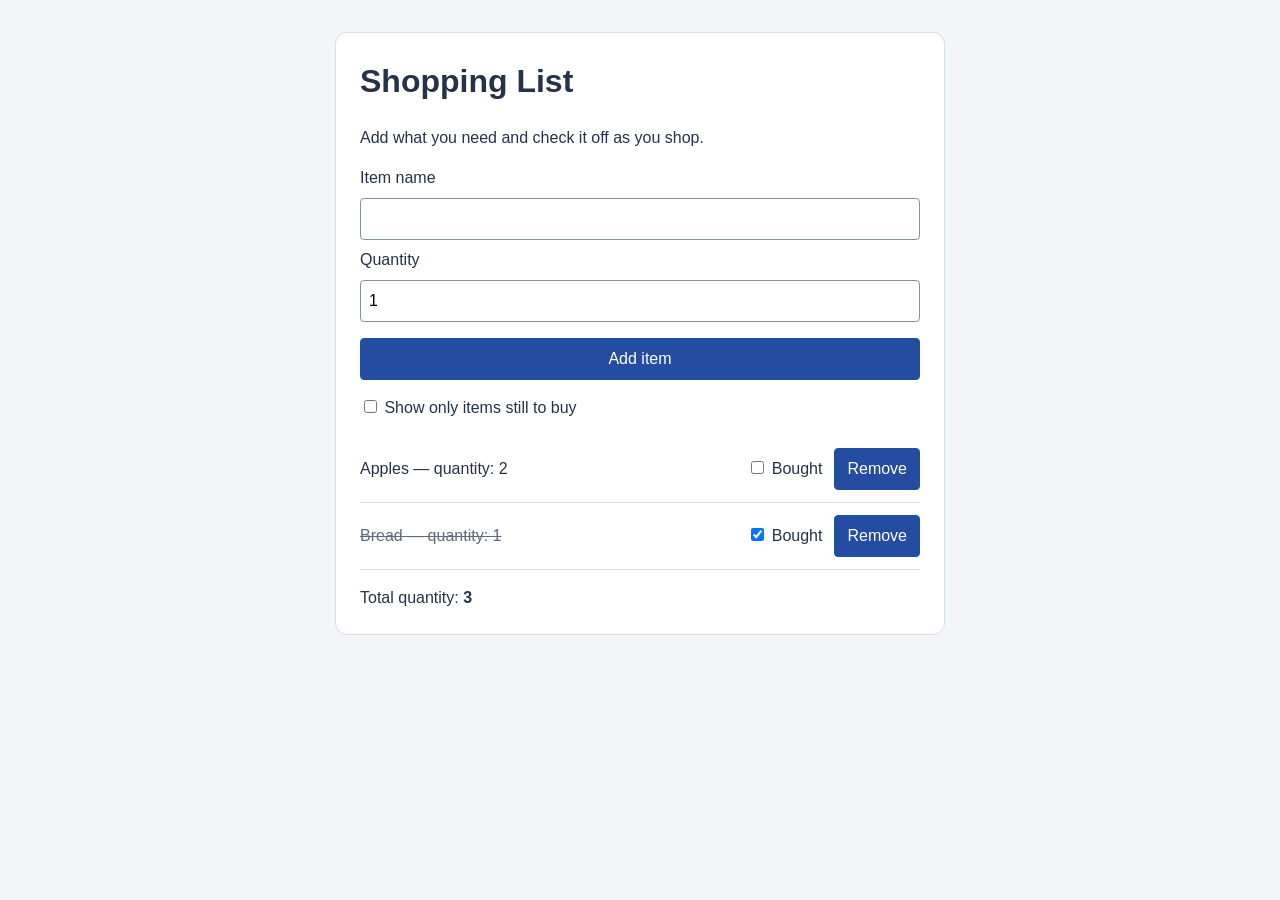
<file: session1/index.html>
<!DOCTYPE html>
<html lang="en">
  <head>
    <meta charset="UTF-8">
    <meta name="viewport" content="width=device-width, initial-scale=1">
    <title>Shopping List</title>
    <link rel="stylesheet" href="style.css">
    <script src="script.js" defer></script>
  </head>
  <body>
    <main>
      <h1>Shopping List</h1>
      <p>Add what you need and check it off as you shop.</p>

      <form id="item-form">
        <label for="item-name">Item name</label>
        <input id="item-name" type="text" required>

        <label for="item-quantity">Quantity</label>
        <input id="item-quantity" type="number" min="1" step="1" value="1" required>

        <button type="submit">Add item</button>
      </form>

      <p id="form-message" role="status"></p>

      <label class="filter">
        <input id="remaining-only" type="checkbox">
        Show only items still to buy
      </label>

      <ul id="shopping-list"></ul>
      
      <p id="empty-message" hidden>No items to show.</p>
      <p class="summary">Total quantity: <strong id="total-quantity">0</strong></p>
    </main>
  </body>
</html>
</file>
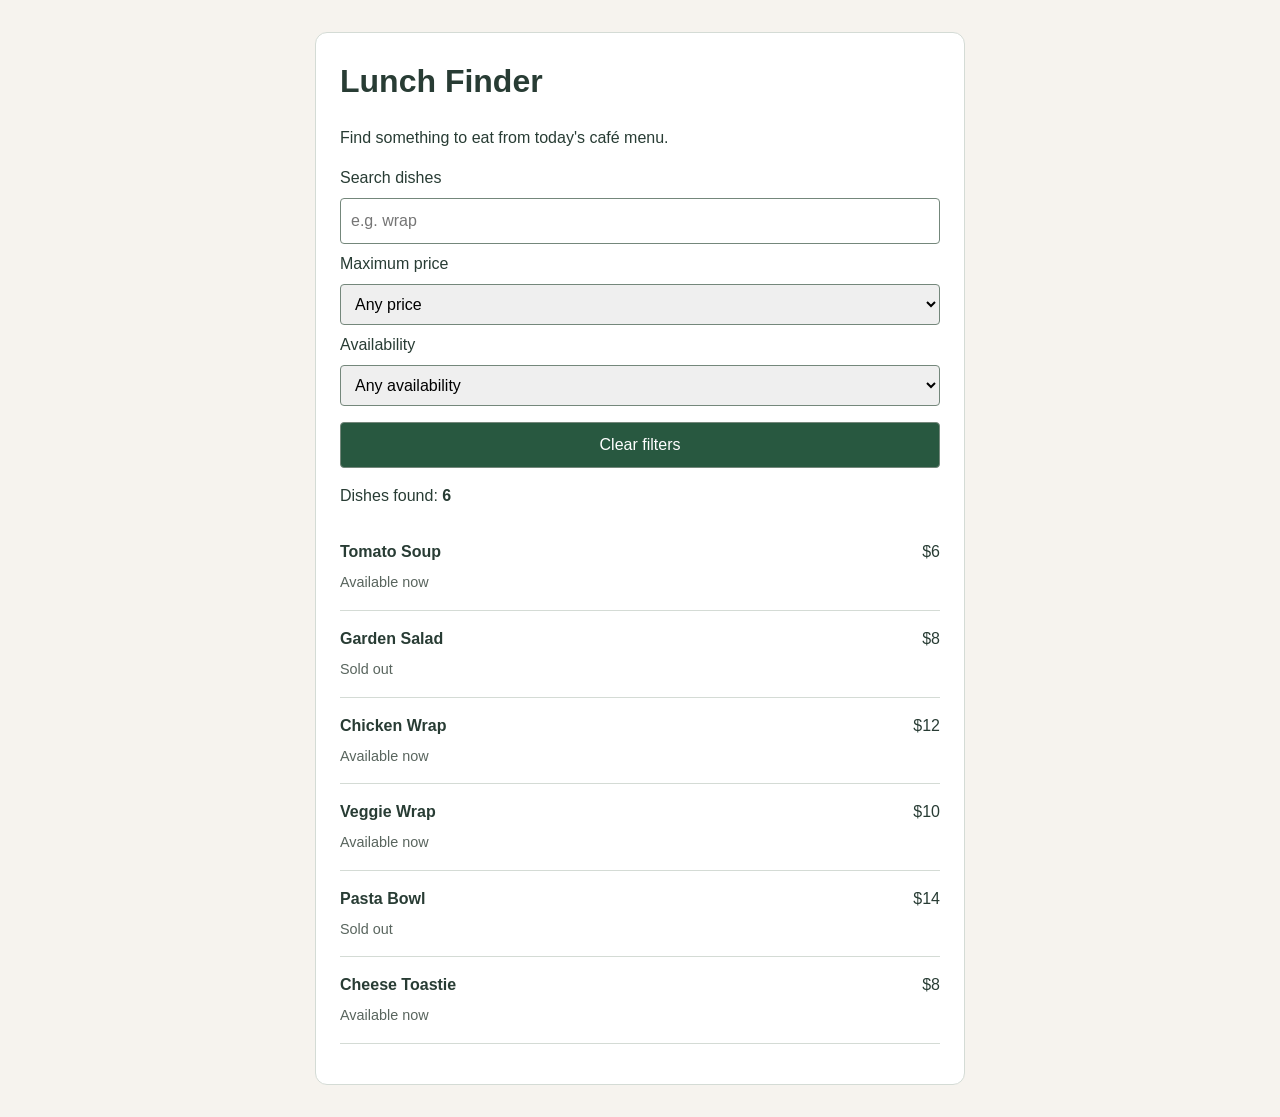
<file: session2/index.html>
<!DOCTYPE html>
<html lang="en">
  <head>
    <meta charset="UTF-8">
    <meta name="viewport" content="width=device-width, initial-scale=1">
    <title>Lunch Finder</title>
    <link rel="stylesheet" href="style.css">
    <script src="script.js" defer></script>
  </head>
  <body>
    <main>
      <h1>Lunch Finder</h1>
      <p>Find something to eat from today's café menu.</p>

      <div class="filters">
        <label for="search">Search dishes</label>
        <input id="search" type="search" placeholder="e.g. wrap" value="">

        <label for="max-price">Maximum price</label>
        <select id="max-price">
          <option value="all" selected>Any price</option>
          <option value="8">$8</option>
          <option value="10">$10</option>
          <option value="12">$12</option>
        </select>

        <label for="availability">Availability</label>
        <select id="availability">
          <option value="all" selected>Any availability</option>
          <option value="available">Available now</option>
        </select>

        <button id="clear-filters" type="button">Clear filters</button>
      </div>

      <p role="status">Dishes found: <strong id="result-count">0</strong></p>
      <ul id="menu-list"></ul>
      <p id="empty-message" hidden>No dishes match your filters.</p>
    </main>
  </body>
</html>
</file>
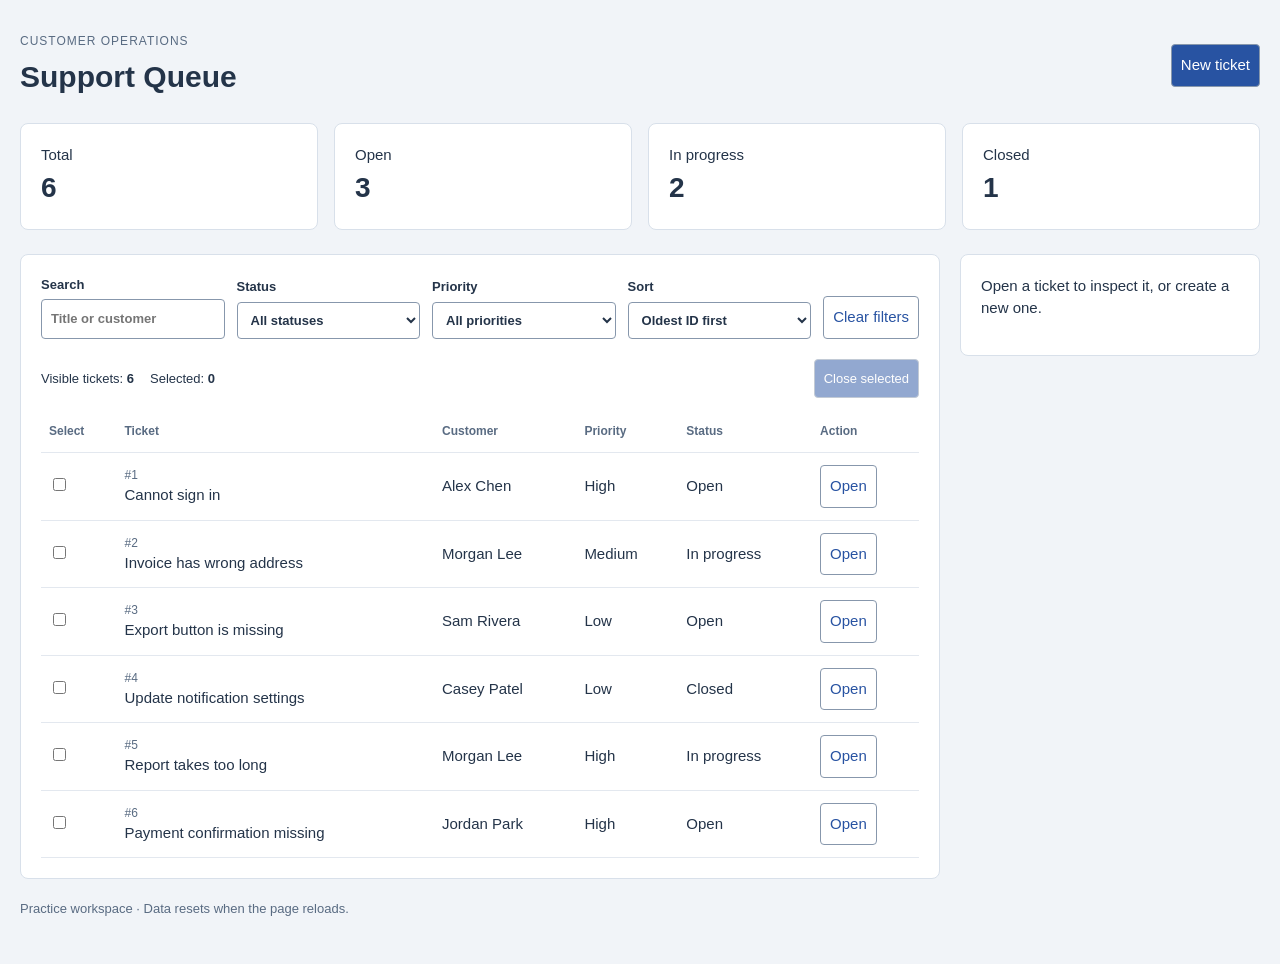
<file: session3/index.html>
<!DOCTYPE html>
<html lang="en">
<head>
  <meta charset="UTF-8">
  <meta name="viewport" content="width=device-width, initial-scale=1">
  <title>Support Queue</title>
  <link rel="stylesheet" href="style.css">
  <script src="js/data.js" defer></script>
  <script src="js/store.js" defer></script>
  <script src="js/view.js" defer></script>
  <script src="js/editor.js" defer></script>
  <script src="js/app.js" defer></script>
</head>
<body>
  <main>
    <header class="page-header">
      <div><p class="eyebrow">CUSTOMER OPERATIONS</p><h1>Support Queue</h1></div>
      <button id="new-ticket" type="button">New ticket</button>
    </header>

    <section class="metrics" aria-label="Queue totals">
      <div>Total<strong id="total-count">0</strong></div>
      <div>Open<strong id="open-count">0</strong></div>
      <div>In progress<strong id="progress-count">0</strong></div>
      <div>Closed<strong id="closed-count">0</strong></div>
    </section>

    <div class="workspace">
      <section class="panel" aria-label="Ticket queue">
        <div class="filters">
          <label>Search<input id="search" type="search" placeholder="Title or customer"></label>
          <label>Status<select id="status-filter"><option value="all">All statuses</option><option value="open">Open</option><option value="progress">In progress</option><option value="closed">Closed</option></select></label>
          <label>Priority<select id="priority-filter"><option value="all">All priorities</option><option value="high">High</option><option value="medium">Medium</option><option value="low">Low</option></select></label>
          <label>Sort<select id="sort"><option value="oldest">Oldest ID first</option><option value="newest">Newest ID first</option><option value="priority">Priority</option></select></label>
          <button id="clear-filters" class="secondary" type="button">Clear filters</button>
        </div>

        <div class="toolbar">
          <span>Visible tickets: <strong id="visible-count">0</strong></span>
          <span>Selected: <strong id="selected-count">0</strong></span>
          <button id="close-selected" type="button" disabled>Close selected</button>
        </div>
        <p id="app-message" role="status"></p>
        <div class="table-wrapper">
          <table>
            <thead><tr><th scope="col">Select</th><th scope="col">Ticket</th><th scope="col">Customer</th><th scope="col">Priority</th><th scope="col">Status</th><th scope="col">Action</th></tr></thead>
            <tbody id="ticket-rows"></tbody>
          </table>
        </div>
        <p id="empty-message" hidden>No tickets match your filters.</p>
      </section>

      <aside class="panel editor-panel" aria-label="Ticket editor">
        <p id="editor-placeholder">Open a ticket to inspect it, or create a new one.</p>
        <form id="ticket-form" hidden novalidate>
          <h2 id="editor-heading">Ticket</h2>
          <label for="edit-title">Title</label>
          <input id="edit-title" type="text" required>
          <label for="edit-customer">Customer</label>
          <input id="edit-customer" type="text" required>
          <label for="edit-priority">Priority</label>
          <select id="edit-priority"><option value="high">High</option><option value="medium">Medium</option><option value="low">Low</option></select>
          <label for="edit-status">Status</label>
          <select id="edit-status"><option value="open">Open</option><option value="progress">In progress</option><option value="closed">Closed</option></select>
          <p id="editor-message" role="alert"></p>
          <div class="editor-actions"><button type="submit">Save</button><button id="cancel-edit" class="secondary" type="button">Cancel</button></div>
        </form>
      </aside>
    </div>
    <p class="footnote">Practice workspace · Data resets when the page reloads.</p>
  </main>
</body>
</html>
</file>
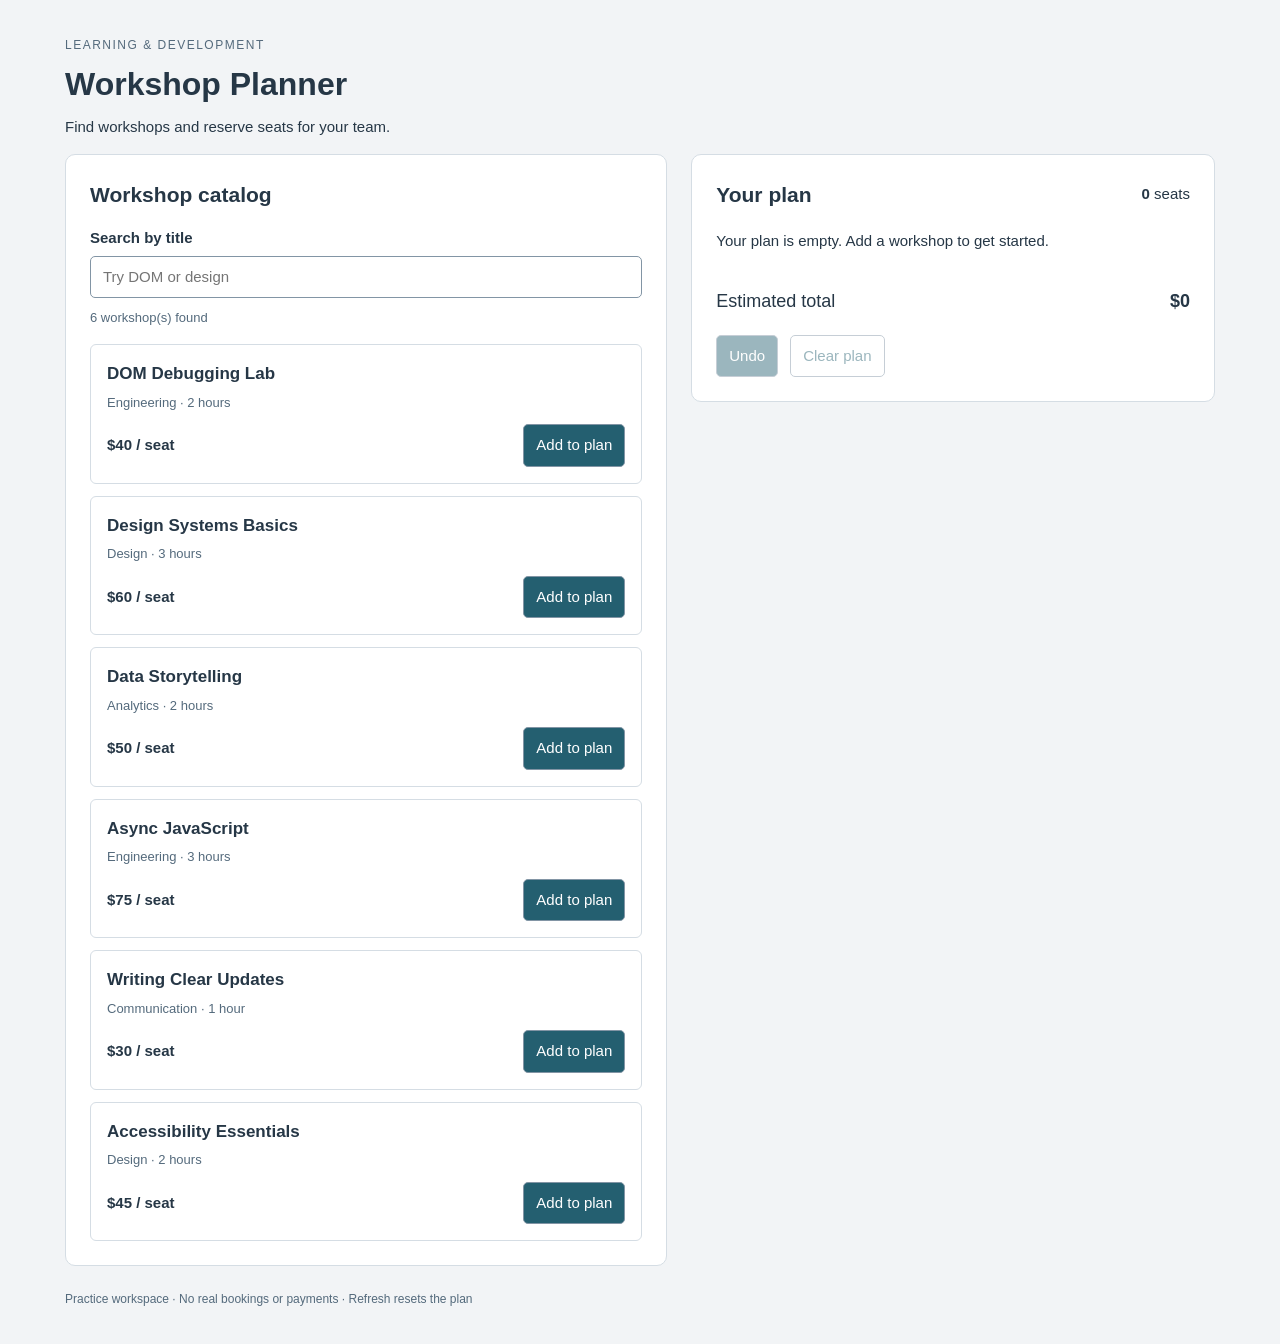
<file: session4/index.html>
<!DOCTYPE html>
<html lang="en">
<head>
  <meta charset="UTF-8">
  <meta name="viewport" content="width=device-width, initial-scale=1">
  <title>Workshop Planner</title>
  <link rel="stylesheet" href="style.css">
  <script type="module" src="src/main.js"></script>
</head>
<body>
  <main>
    <header><p class="eyebrow">LEARNING & DEVELOPMENT</p><h1>Workshop Planner</h1><p>Find workshops and reserve seats for your team.</p></header>
    <div class="workspace">
      <section class="panel" aria-labelledby="catalog-heading">
        <h2 id="catalog-heading">Workshop catalog</h2>
        <label for="search">Search by title</label>
        <input id="search" type="search" placeholder="Try DOM or design" autocomplete="off">
        <p id="search-status" role="status"></p>
        <div id="catalog" class="catalog"></div>
        <p id="catalog-empty" hidden>No workshops match your search.</p>
      </section>
      <section class="panel" aria-labelledby="plan-heading">
        <div class="plan-header"><h2 id="plan-heading">Your plan</h2><span><strong id="seat-count">0</strong> seats</span></div>
        <div id="plan"></div>
        <p id="plan-empty">Your plan is empty. Add a workshop to get started.</p>
        <div class="total"><span>Estimated total</span><strong id="plan-total">$0</strong></div>
        <div class="actions"><button id="undo" type="button" disabled>Undo</button><button id="clear-plan" type="button" class="secondary" disabled>Clear plan</button></div>
      </section>
    </div>
    <footer>Practice workspace · No real bookings or payments · Refresh resets the plan</footer>
  </main>
</body>
</html>
</file>
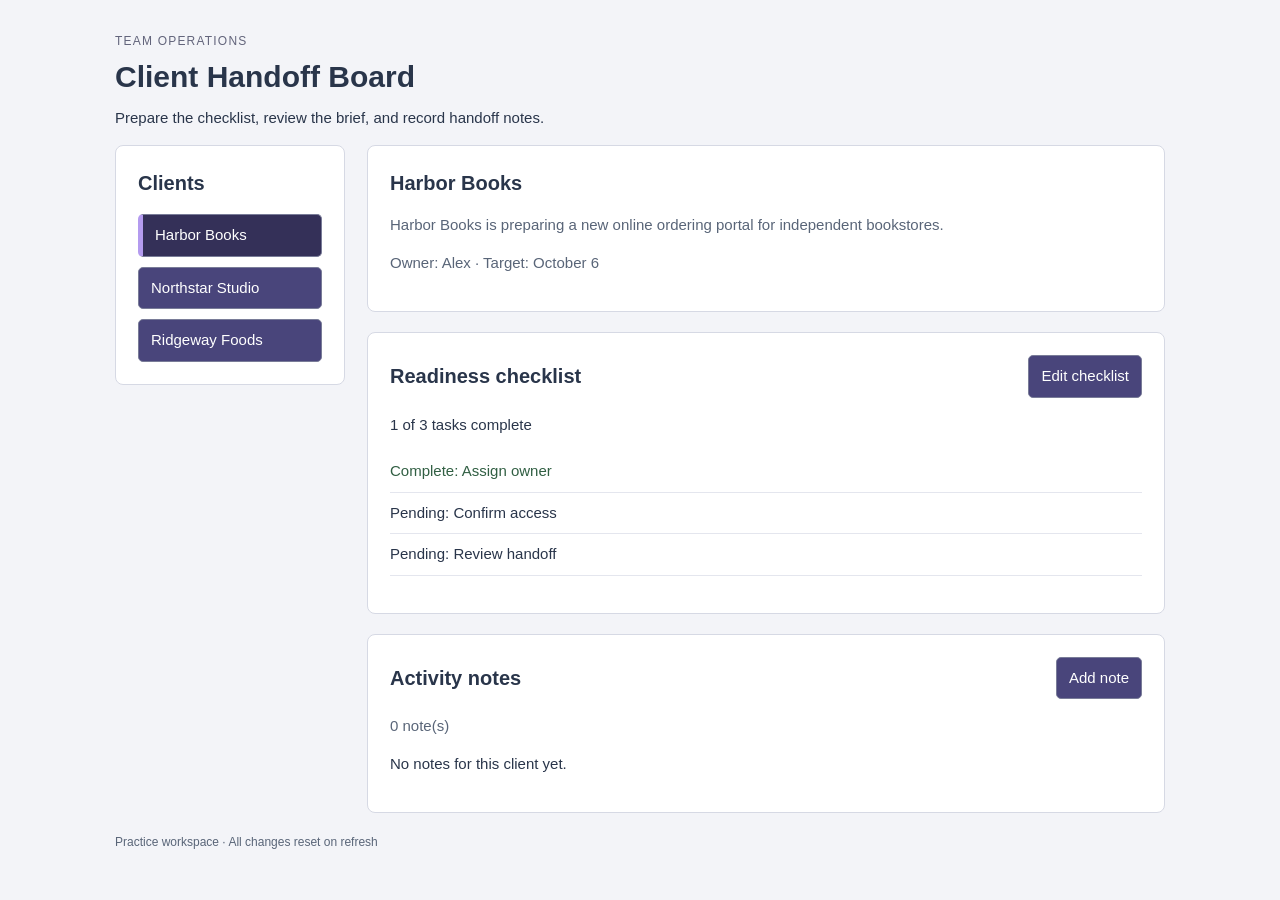
<file: session5/index.html>
<!DOCTYPE html>
<html lang="en">
<head>
  <meta charset="UTF-8">
  <meta name="viewport" content="width=device-width, initial-scale=1">
  <title>Client Handoff Board</title>
  <link rel="stylesheet" href="style.css">
  <script type="module" src="src/main.js"></script>
</head>
<body>
  <main>
    <header><p class="eyebrow">TEAM OPERATIONS</p><h1>Client Handoff Board</h1><p>Prepare the checklist, review the brief, and record handoff notes.</p></header>
    <div class="workspace">
      <nav class="panel" aria-label="Clients"><h2>Clients</h2><div id="client-list"></div></nav>
      
      <div class="content">
        <section class="panel" aria-labelledby="client-name">
          <h2 id="client-name"></h2>
          <div id="brief" aria-live="polite"></div>
        </section>

        <section class="panel" aria-labelledby="checklist-heading">
          <div class="section-heading"><h2 id="checklist-heading">Readiness checklist</h2><button id="edit-checklist" type="button">Edit checklist</button></div>
          <p id="checklist-summary"></p>
          <ul id="saved-checklist"></ul>
          <form id="checklist-form" class="editor" hidden>
            <h3>Edit checklist</h3>
            <div id="draft-checklist"></div>
            <div class="actions"><button type="submit">Save checklist</button><button id="cancel-checklist" type="button" class="secondary">Cancel</button></div>
          </form>
        </section>

        <section class="panel" aria-labelledby="notes-heading">
          <div class="section-heading"><h2 id="notes-heading">Activity notes</h2><button id="add-note" type="button">Add note</button></div>
          <p id="note-count" role="status"></p>
          <p id="notes-empty">No notes for this client yet.</p>
          <ul id="notes-list"></ul>
          <form id="note-form" class="editor" hidden novalidate>
            <label for="note-text">New note</label>
            <textarea id="note-text" rows="3" required></textarea>
            <p id="note-error" role="alert"></p>
            <div class="actions"><button type="submit">Save note</button><button id="cancel-note" type="button" class="secondary">Cancel</button></div>
          </form>
        </section>
      </div>
    </div>
    <footer>Practice workspace · All changes reset on refresh</footer>
  </main>
</body>
</html>
</file>
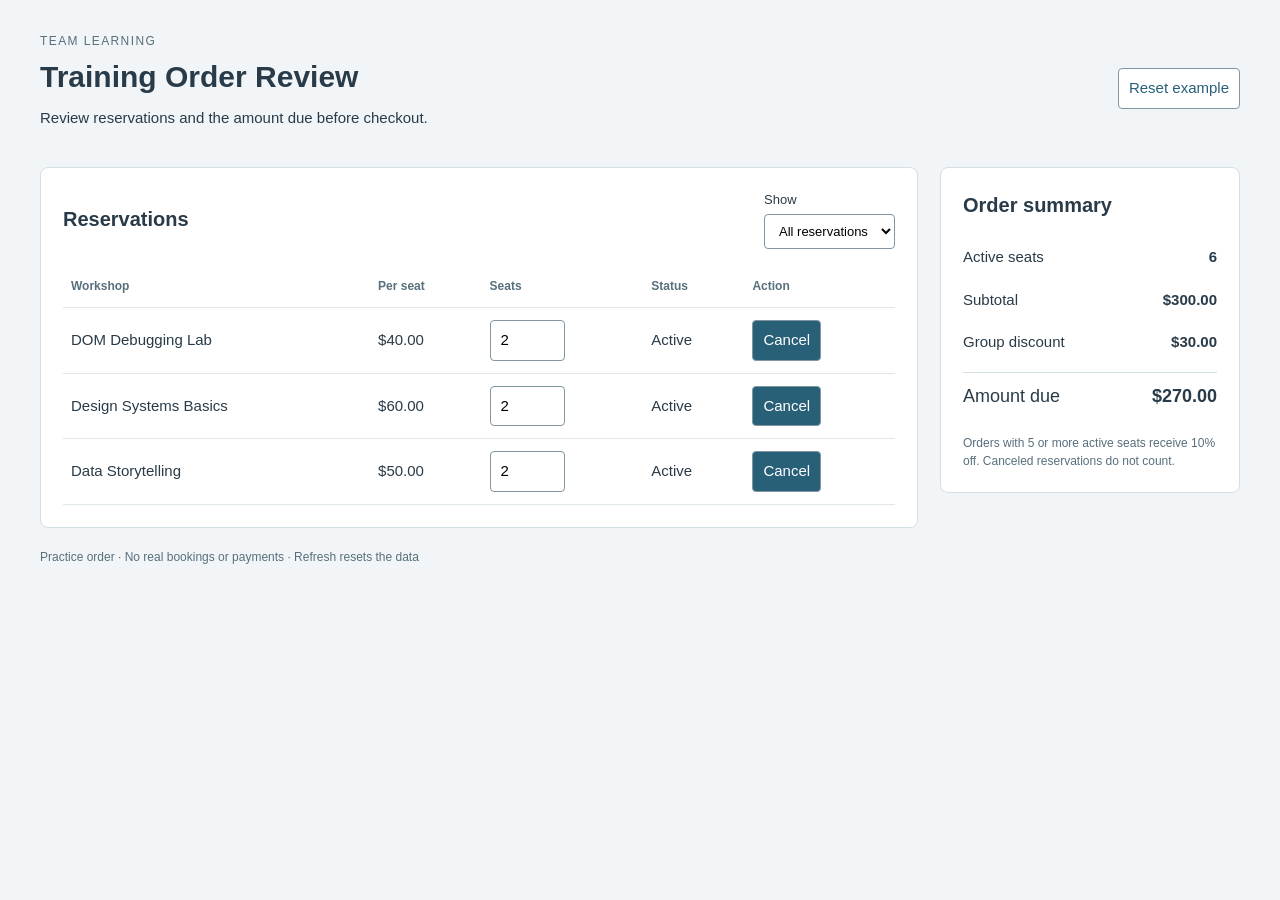
<file: session6/index.html>
<!DOCTYPE html>
<html lang="en">
<head>
  <meta charset="UTF-8">
  <meta name="viewport" content="width=device-width, initial-scale=1">
  <title>Training Order Review</title>
  <link rel="stylesheet" href="style.css">
  <script type="module" src="src/main.js"></script>
</head>
<body>
  <main>
    <header><div><p class="eyebrow">TEAM LEARNING</p><h1>Training Order Review</h1><p>Review reservations and the amount due before checkout.</p></div><button id="reset" type="button" class="secondary">Reset example</button></header>
    
    <div class="workspace">
      <section class="panel" aria-labelledby="reservations-heading">
        <div class="toolbar"><h2 id="reservations-heading">Reservations</h2><label for="status-filter">Show<select id="status-filter"><option value="all">All reservations</option><option value="active">Active only</option><option value="cancelled">Canceled only</option></select></label></div>
        <p id="message" role="status"></p>
        <div class="table-wrapper"><table><thead><tr><th scope="col">Workshop</th><th scope="col">Per seat</th><th scope="col">Seats</th><th scope="col">Status</th><th scope="col">Action</th></tr></thead><tbody id="reservation-rows"></tbody></table></div>
        <p id="empty-message" hidden>No reservations match this filter.</p>
      </section>
      
      <aside class="panel" aria-labelledby="summary-heading">
        <h2 id="summary-heading">Order summary</h2>
        <dl><div><dt>Active seats</dt><dd id="active-seats">0</dd></div><div><dt>Subtotal</dt><dd id="subtotal">$0.00</dd></div><div><dt>Group discount</dt><dd id="discount">$0.00</dd></div><div class="amount"><dt>Amount due</dt><dd id="amount-due">$0.00</dd></div></dl>
        <p class="policy">Orders with 5 or more active seats receive 10% off. Canceled reservations do not count.</p>
      </aside>
    </div>
    <footer>Practice order · No real bookings or payments · Refresh resets the data</footer>
  </main>
</body>
</html>
</file>
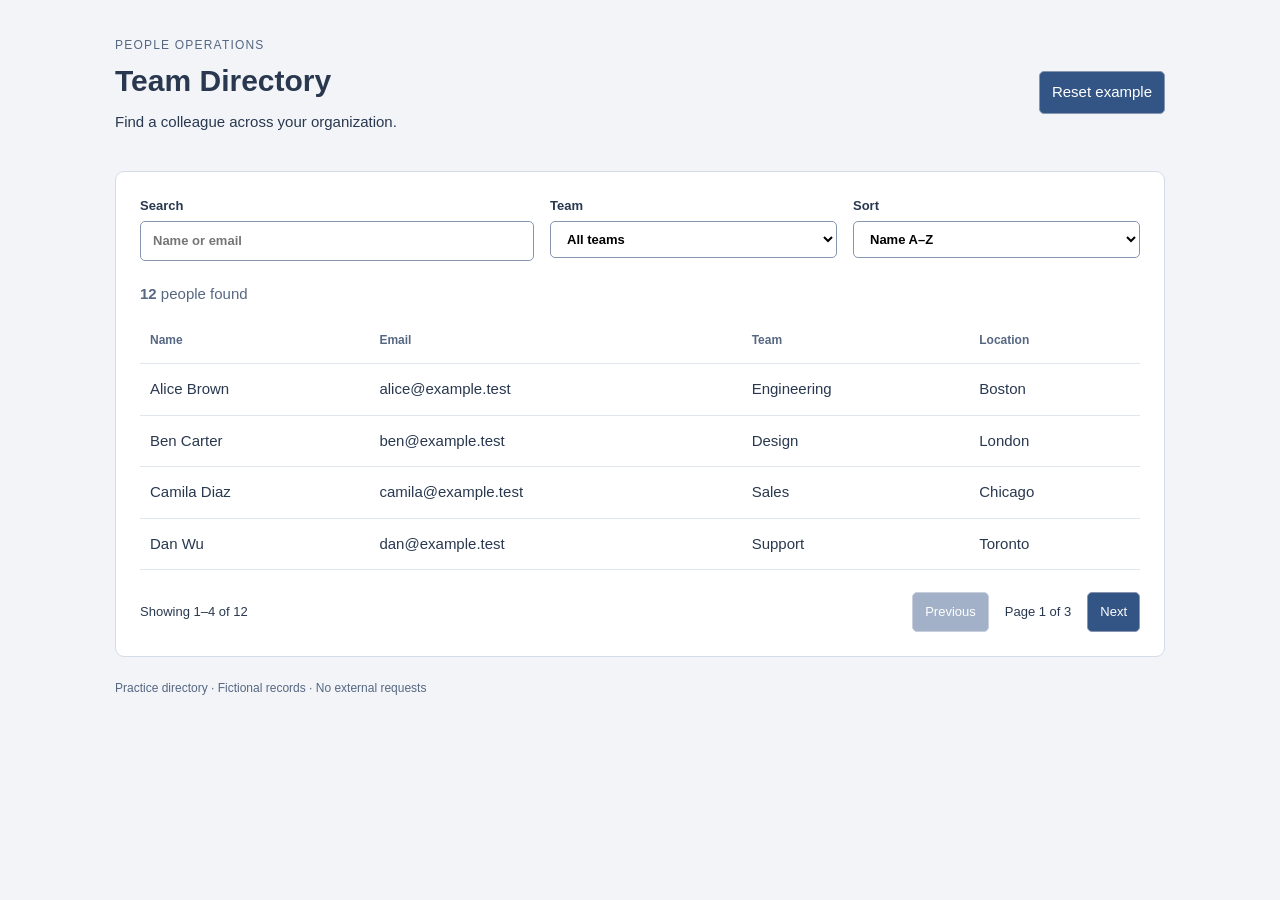
<file: session7/index.html>
<!DOCTYPE html>
<html lang="en">
<head>
  <meta charset="UTF-8">
  <meta name="viewport" content="width=device-width, initial-scale=1">
  <title>Team Directory</title>
  <link rel="stylesheet" href="style.css">
  <script type="module" src="src/main.js"></script>
</head>
<body>
  <main>
    <header><div><p class="eyebrow">PEOPLE OPERATIONS</p><h1>Team Directory</h1><p>Find a colleague across your organization.</p></div><button id="reset" type="button">Reset example</button></header>
    
    <section class="panel" aria-label="Directory">
      <div class="filters">
        <label>Search<input id="search" type="search" placeholder="Name or email" autocomplete="off"></label>
        <label>Team<select id="team"><option value="all">All teams</option><option value="Engineering">Engineering</option><option value="Design">Design</option><option value="Sales">Sales</option><option value="Support">Support</option></select></label>
        <label>Sort<select id="sort"><option value="asc">Name A–Z</option><option value="desc">Name Z–A</option></select></label>
      </div>
      <p class="results" role="status"><strong id="match-count">0</strong> people found</p>
      
      <div class="table-wrapper"><table><thead><tr><th scope="col">Name</th><th scope="col">Email</th><th scope="col">Team</th><th scope="col">Location</th></tr></thead><tbody id="people-rows"></tbody></table></div>
      
      <p id="empty-message" hidden>No people match your filters.</p>
      <div class="pagination"><span id="range"></span><div class="page-controls"><button id="previous" type="button">Previous</button><span id="page-label"></span><button id="next" type="button">Next</button></div></div>
    </section>
    
    <footer>Practice directory · Fictional records · No external requests</footer>
  </main>
</body>
</html>
</file>
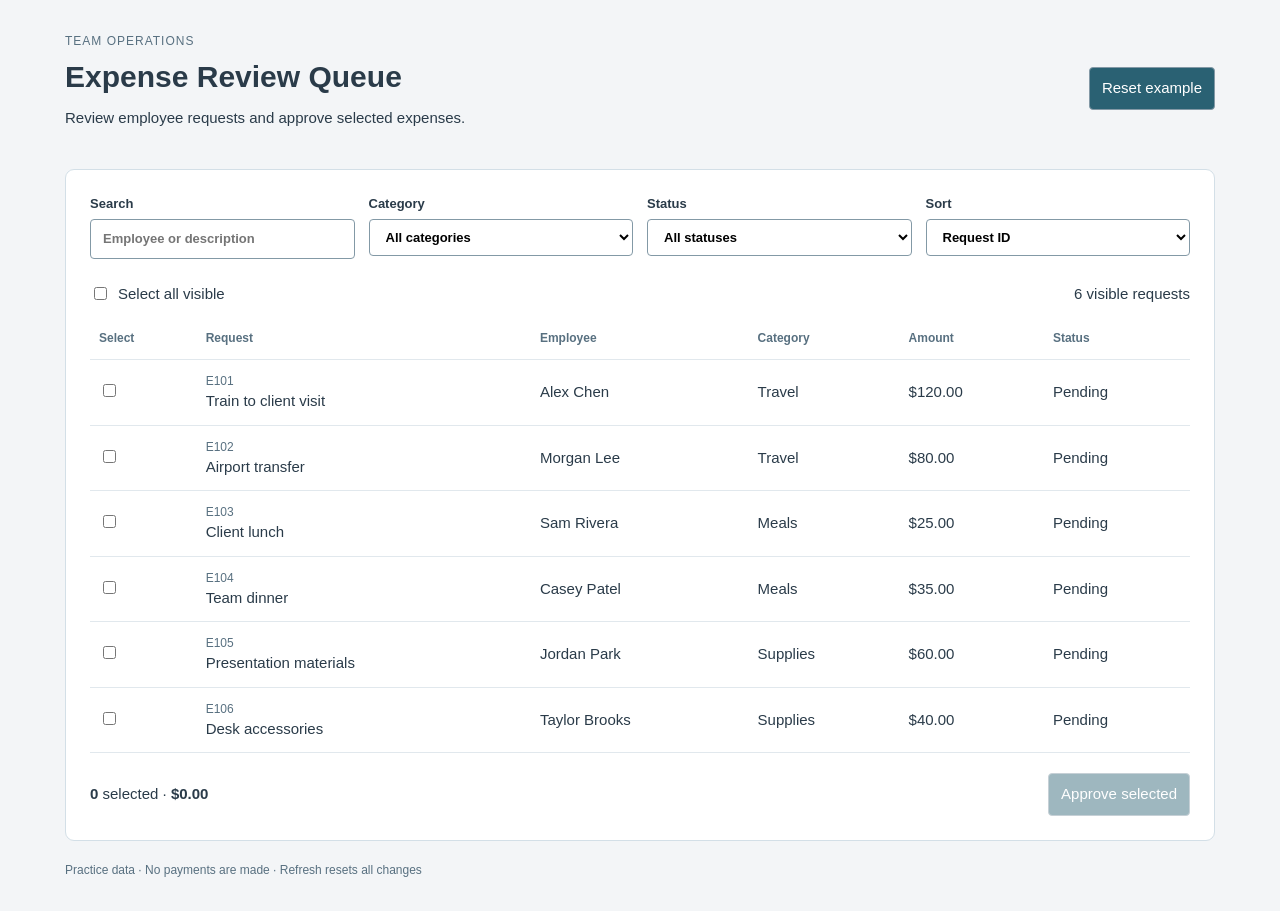
<file: session8/index.html>
<!DOCTYPE html>
<html lang="en">
<head>
  <meta charset="UTF-8">
  <meta name="viewport" content="width=device-width, initial-scale=1">
  <title>Expense Review Queue</title>
  <link rel="stylesheet" href="style.css">
  <script type="module" src="src/main.js"></script>
</head>
<body>
  <main>
    <header><div><p class="eyebrow">TEAM OPERATIONS</p><h1>Expense Review Queue</h1><p>Review employee requests and approve selected expenses.</p></div><button id="reset" type="button">Reset example</button></header>
    <section class="panel" aria-label="Expenses">
      <div class="filters">
        <label>Search<input id="search" type="search" placeholder="Employee or description"></label>
        <label>Category<select id="category"><option value="all">All categories</option><option value="Travel">Travel</option><option value="Meals">Meals</option><option value="Supplies">Supplies</option></select></label>
        <label>Status<select id="status"><option value="all">All statuses</option><option value="pending">Pending</option><option value="approved">Approved</option></select></label>
        <label>Sort<select id="sort"><option value="id">Request ID</option><option value="amount">Amount, highest first</option></select></label>
      </div>

      <div class="toolbar"><label class="check-label"><input id="select-visible" type="checkbox">Select all visible</label><span id="visible-count"></span></div>
      
      <div class="table-wrapper"><table><thead><tr><th scope="col">Select</th><th scope="col">Request</th><th scope="col">Employee</th><th scope="col">Category</th><th scope="col">Amount</th><th scope="col">Status</th></tr></thead><tbody id="request-rows"></tbody></table></div>
      <p id="empty-message" hidden>No requests match your filters.</p>
      
      <div class="selection-bar"><span><strong id="selected-count">0</strong> selected · <strong id="selected-amount">$0.00</strong></span><button id="approve" type="button" disabled>Approve selected</button></div>
      <p id="message" role="status"></p>
    </section>
    <footer>Practice data · No payments are made · Refresh resets all changes</footer>
  </main>
</body>
</html>
</file>
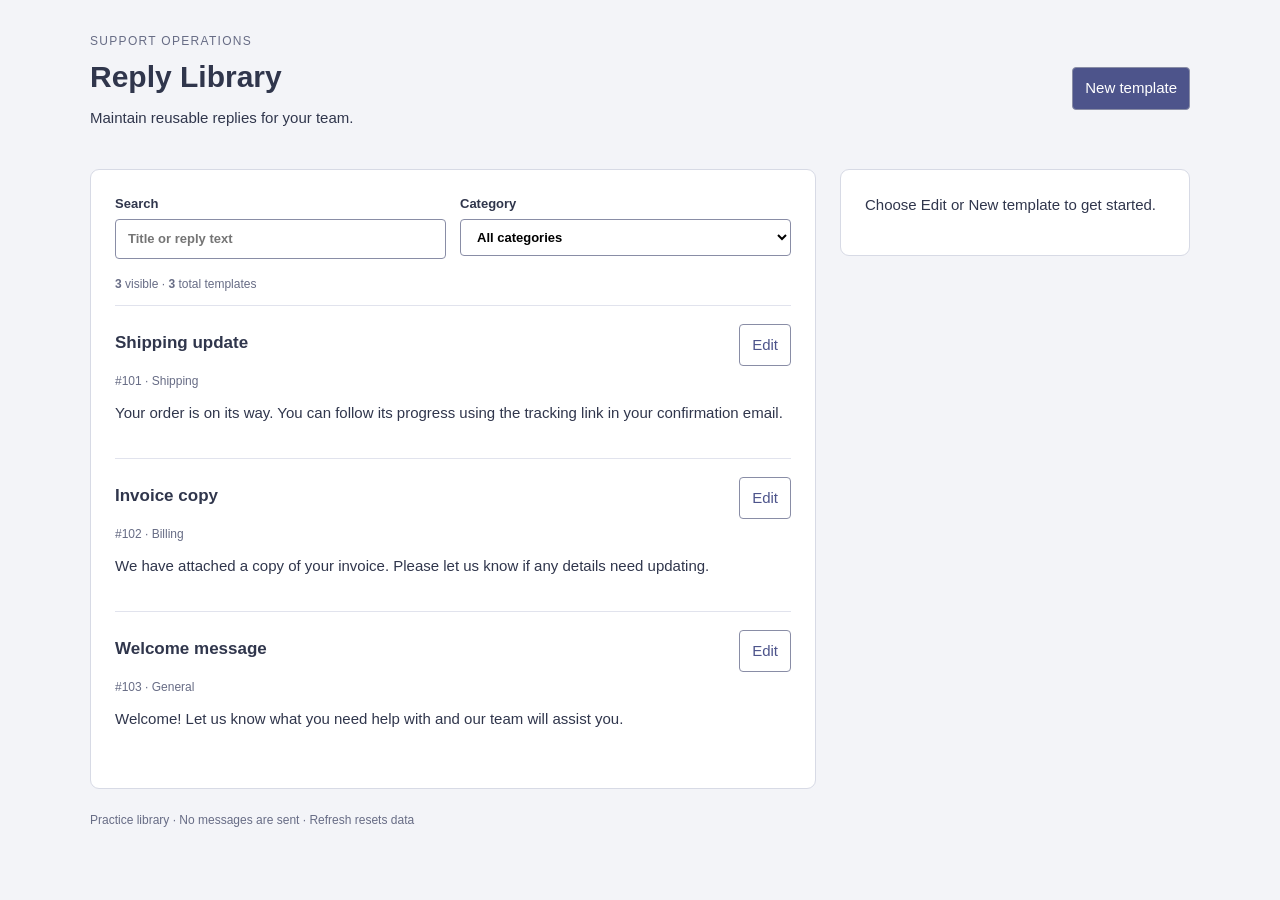
<file: session9/index.html>
<!DOCTYPE html>
<html lang="en">
<head>
  <meta charset="UTF-8">
  <meta name="viewport" content="width=device-width, initial-scale=1">
  <title>Reply Library</title>
  <link rel="stylesheet" href="style.css">
  <script type="module" src="src/main.js"></script>
</head>
<body>
  <main>
    <header><div><p class="eyebrow">SUPPORT OPERATIONS</p><h1>Reply Library</h1><p>Maintain reusable replies for your team.</p></div><button id="new-template" type="button">New template</button></header>
    
    <div class="workspace">
      <section class="panel" aria-label="Template library">
        
        <div class="filters"><label>Search<input id="search" type="search" placeholder="Title or reply text"></label><label>Category<select id="category-filter"><option value="all">All categories</option><option value="General">General</option><option value="Shipping">Shipping</option><option value="Billing">Billing</option></select></label></div>
        <p class="counts"><strong id="visible-count">0</strong> visible · <strong id="total-count">0</strong> total templates</p>
        
        <div id="template-list"></div>
        <p id="empty-message" hidden>No templates match your filters.</p>
        <p id="message" role="status"></p>
      </section>

      <aside class="panel" aria-label="Template editor">
        <p id="editor-placeholder">Choose Edit or New template to get started.</p>
        
        <form id="template-form" hidden novalidate>
          <h2 id="editor-heading">Template</h2>
          <label for="edit-title">Title</label><input id="edit-title" type="text" required>
          <label for="edit-category">Category</label><select id="edit-category"><option value="General">General</option><option value="Shipping">Shipping</option><option value="Billing">Billing</option></select>
          <label for="edit-body">Reply text</label><textarea id="edit-body" rows="6" required></textarea>
          <p id="editor-error" role="alert"></p>
          <div class="actions"><button type="submit">Save</button><button id="cancel" class="secondary" type="button">Cancel</button></div>
        </form>
      </aside>
    </div>
    <footer>Practice library · No messages are sent · Refresh resets data</footer>
  </main>
</body>
</html>
</file>
<file: session1/style.css>
body {
  margin: 0;
  padding: 32px 16px;
  background: #f3f5f7;
  color: #253248;
  font-family: Arial, sans-serif;
  line-height: 1.5;
}

main {
  max-width: 560px;
  margin: auto;
  padding: 24px;
  background: white;
  border: 1px solid #d7dde5;
  border-radius: 12px;
}

h1 {
  margin-top: 0;
}

form {
  display: grid;
  gap: 8px;
}

input, button {
  font: inherit;
}

input[type="text"], input[type="number"] {
  min-width: 0;
  padding: 8px;
  border: 1px solid #8290a3;
  border-radius: 4px;
}

button {
  padding: 8px 12px;
  border: 1px solid #244ca0;
  border-radius: 4px;
  background: #244ca0;
  color: white;
  cursor: pointer;
}

form button {
  margin-top: 8px;
}

#form-message {
  color: #a02727;
}

ul {
  list-style: none;
  padding: 0;
}

li {
  display: flex;
  align-items: center;
  flex-wrap: wrap;
  gap: 12px;
  padding: 12px 0;
  border-bottom: 1px solid #d7dde5;
}

.item-text {
  flex: 1;
  overflow-wrap: anywhere;
}

.bought .item-text {
  text-decoration: line-through;
  color: #606b7b;
}

.summary {
  margin-bottom: 0;
}
</file>
<file: session2/style.css>
body {
  margin: 0;
  padding: 32px 16px;
  background: #f6f3ee;
  color: #283c34;
  font-family: Arial, sans-serif;
  line-height: 1.5;
}

main {
  max-width: 600px;
  margin: auto;
  padding: 24px;
  border: 1px solid #d4dbd5;
  border-radius: 12px;
  background: white;
}

h1 {
  margin-top: 0;
}

.filters {
  display: grid;
  gap: 8px;
}

input, select, button {
  box-sizing: border-box;
  min-width: 0;
  padding: 10px;
  border: 1px solid #74877b;
  border-radius: 4px;
  font: inherit;
}

button {
  margin-top: 8px;
  background: #285840;
  color: white;
  cursor: pointer;
}

ul {
  padding: 0;
  list-style: none;
}

li {
  display: flex;
  flex-wrap: wrap;
  align-items: center;
  gap: 8px 16px;
  padding: 16px 0;
  border-bottom: 1px solid #d4dbd5;
}

.dish-name {
  flex: 1;
  font-weight: bold;
}

.dish-status {
  width: 100%;
  color: #59655e;
  font-size: 0.9rem;
}
</file>
<file: session3/style.css>
* { box-sizing: border-box; }
body { margin: 0; padding: 32px 20px; background: #f1f4f8; color: #243449; font: 15px/1.5 Arial, sans-serif; }
main { max-width: 1300px; margin: auto; }
h1, h2, p { margin-top: 0; }
h1 { margin-bottom: 0; }
h2 { font-size: 20px; }
.page-header, .toolbar, .editor-actions { display: flex; align-items: center; gap: 16px; flex-wrap: wrap; }
.page-header { justify-content: space-between; margin-bottom: 24px; }
.eyebrow { color: #596b82; font-size: 12px; letter-spacing: 1px; margin-bottom: 4px; }
.metrics { display: grid; grid-template-columns: repeat(4, 1fr); gap: 16px; margin-bottom: 24px; }
.metrics > div, .panel { background: white; border: 1px solid #d8e0ea; border-radius: 8px; padding: 20px; }
.metrics strong { display: block; font-size: 28px; }
.workspace { display: grid; grid-template-columns: minmax(0, 1fr) 300px; align-items: start; gap: 20px; }
.filters { display: flex; flex-wrap: wrap; align-items: end; gap: 12px; }
.filters label { flex: 1 1 130px; }
label { display: block; font-weight: bold; font-size: 13px; }
input, select, button { font: inherit; padding: 9px; border: 1px solid #8797ac; border-radius: 4px; }
input, select { width: 100%; background: white; color: #243449; }
label input, label select { display: block; margin-top: 5px; }
button { background: #2853a2; color: white; cursor: pointer; }
button.secondary { background: white; color: #2853a2; }
button:disabled { opacity: 0.5; cursor: default; }
:focus-visible { outline: 3px solid #a86500; outline-offset: 2px; }
.toolbar { margin: 20px 0 12px; font-size: 13px; }
.toolbar button { margin-left: auto; }
.table-wrapper { overflow-x: auto; }
table { width: 100%; border-collapse: collapse; text-align: left; }
th { font-size: 12px; color: #596b82; }
td, th { padding: 12px 8px; border-bottom: 1px solid #e3e8ef; vertical-align: middle; }
td input[type="checkbox"] { width: auto; }
.ticket-title { min-width: 160px; overflow-wrap: anywhere; }
.ticket-id { display: block; color: #596b82; font-size: 12px; }
tr.selected { background: #edf3ff; }
#ticket-form > input, #ticket-form > select { margin: 5px 0 16px; }
#editor-message { color: #a32c2c; }
#app-message, .footnote { color: #596b82; font-size: 13px; }
#app-message:empty, #editor-message:empty { display: none; }
#empty-message { margin-top: 20px; }
.footnote { margin-top: 20px; }
@media (max-width: 950px) { .workspace { grid-template-columns: 1fr; } }
@media (max-width: 500px) { .metrics { grid-template-columns: repeat(2, 1fr); } body { padding: 16px 10px; } }
</file>
<file: session4/style.css>
* { box-sizing: border-box; }
body { margin: 0; padding: 36px 20px; background: #f2f4f6; color: #263746; font: 15px/1.5 Arial, sans-serif; }
main { max-width: 1150px; margin: auto; }
h1, h2, h3, p { margin-top: 0; }
h1 { margin-bottom: 8px; font-size: 32px; }
h2 { font-size: 21px; }
h3 { font-size: 17px; margin-bottom: 6px; }
.eyebrow { font-size: 12px; letter-spacing: 1.5px; color: #546a7c; margin-bottom: 6px; }
.workspace { display: grid; grid-template-columns: minmax(0, 1.15fr) minmax(0, 1fr); gap: 24px; align-items: start; }
.panel { padding: 24px; border: 1px solid #d5dde4; border-radius: 10px; background: white; }
label { display: block; font-weight: bold; margin-bottom: 6px; }
input, button { font: inherit; padding: 9px 12px; border: 1px solid #8295a5; border-radius: 5px; }
input { width: 100%; }
button { background: #245f70; color: white; cursor: pointer; }
button.secondary { background: white; color: #245f70; }
button:disabled { opacity: 0.45; cursor: default; }
:focus-visible { outline: 3px solid #b87b1c; outline-offset: 2px; }
#search-status { font-size: 13px; color: #546a7c; min-height: 20px; margin: 10px 0 16px; }
.catalog { display: grid; gap: 12px; }
.workshop { padding: 16px; border: 1px solid #d5dde4; border-radius: 6px; }
.workshop p { color: #546a7c; font-size: 13px; margin-bottom: 12px; }
.workshop-footer, .plan-header, .line-heading, .seat-controls, .total, .actions { display: flex; align-items: center; gap: 12px; flex-wrap: wrap; }
.workshop-footer, .plan-header, .line-heading, .total { justify-content: space-between; }
.plan-header h2 { margin-bottom: 0; }
.plan-header { margin-bottom: 20px; }
.plan-line { padding: 16px 0; border-bottom: 1px solid #d5dde4; }
.line-heading strong { max-width: 75%; }
.plan-line p { margin: 8px 0; color: #546a7c; font-size: 13px; }
.seat-controls button { min-width: 36px; }
.seat-controls .remove { margin-left: auto; }
.total { padding: 20px 0; font-size: 18px; }
footer { margin-top: 24px; font-size: 12px; color: #546a7c; }
@media (max-width: 800px) { .workspace { grid-template-columns: 1fr; } }
</file>
<file: session5/style.css>
* { box-sizing: border-box; }
body { margin: 0; padding: 32px 20px; color: #29354a; background: #f3f4f8; font: 15px/1.5 Arial, sans-serif; }
main { max-width: 1050px; margin: auto; }
h1, h2, h3, p { margin-top: 0; }
h1 { margin-bottom: 8px; }
h2 { font-size: 20px; }
h3 { font-size: 16px; }
.eyebrow { font-size: 12px; letter-spacing: 1.2px; color: #62647b; margin-bottom: 4px; }
.workspace { display: grid; grid-template-columns: 230px minmax(0, 1fr); gap: 22px; align-items: start; }
.content { display: grid; gap: 20px; }
.panel { padding: 22px; background: white; border: 1px solid #d6d9e4; border-radius: 8px; }
button, textarea { font: inherit; border: 1px solid #797c98; border-radius: 5px; padding: 9px 12px; }
button { background: #49457b; color: white; cursor: pointer; }
button.secondary { background: white; color: #49457b; }
#client-list { display: grid; gap: 10px; }
#client-list button { text-align: left; }
#client-list button[aria-pressed="true"] { background: #343058; border-left: 5px solid #b49bef; }
.section-heading, .actions { display: flex; align-items: center; flex-wrap: wrap; gap: 12px; }
.section-heading { justify-content: space-between; margin-bottom: 16px; }
.section-heading h2 { margin: 0; }
ul { padding: 0; list-style: none; }
li { padding: 9px 0; border-bottom: 1px solid #e4e6ee; overflow-wrap: anywhere; }
.complete { color: #315f43; }
.editor { padding: 18px; margin-top: 18px; border: 1px solid #c3bfdc; background: #f7f6fb; border-radius: 6px; }
#draft-checklist label { display: flex; align-items: center; gap: 10px; padding: 8px 0; }
.actions { margin-top: 16px; }
textarea { display: block; width: 100%; margin-top: 8px; resize: vertical; }
#note-error { color: #a12b35; margin-top: 8px; }
#note-error:empty { display: none; }
#brief, #note-count, footer { color: #596578; }
footer { margin-top: 20px; font-size: 12px; }
:focus-visible { outline: 3px solid #af710c; outline-offset: 3px; }
@media (max-width: 720px) { .workspace { grid-template-columns: 1fr; } }
</file>
<file: session6/style.css>
* { box-sizing: border-box; }
body { margin: 0; padding: 32px 20px; background: #f2f5f7; color: #293b48; font: 15px/1.5 Arial, sans-serif; }
main { max-width: 1200px; margin: auto; }
header, .toolbar { display: flex; align-items: center; justify-content: space-between; gap: 16px; flex-wrap: wrap; }
header { margin-bottom: 22px; }
h1, h2, p { margin-top: 0; }
h1 { margin-bottom: 8px; }
h2 { font-size: 20px; }
.eyebrow { font-size: 12px; letter-spacing: 1.4px; color: #586f7c; margin-bottom: 4px; }
.workspace { display: grid; grid-template-columns: minmax(0, 1fr) 300px; gap: 22px; align-items: start; }
.panel { padding: 22px; background: white; border: 1px solid #d4dfe5; border-radius: 8px; }
button, input, select { font: inherit; padding: 8px 10px; border: 1px solid #8196a2; border-radius: 4px; }
button { background: #286078; color: white; cursor: pointer; }
button.secondary { background: white; color: #286078; }
select { display: block; margin-top: 5px; background: white; }
label { font-size: 13px; }
input[type="number"] { width: 75px; }
.toolbar { margin-bottom: 16px; }
.toolbar h2 { margin-bottom: 0; }
.table-wrapper { overflow-x: auto; }
table { width: 100%; border-collapse: collapse; text-align: left; }
th { color: #586f7c; font-size: 12px; }
th, td { padding: 12px 8px; border-bottom: 1px solid #e0e7eb; }
.cancelled { background: #f4f6f7; color: #64747c; }
dl { margin: 0; }
dl > div { display: flex; justify-content: space-between; gap: 12px; padding: 10px 0; }
dd { margin: 0; font-weight: bold; }
.amount { margin-top: 8px; border-top: 1px solid #d4dfe5; font-size: 18px; }
.policy, footer { font-size: 12px; color: #586f7c; }
.policy { margin: 14px 0 0; }
footer { margin-top: 20px; }
#message { color: #a13333; }
#message:empty { display: none; }
#empty-message { margin-top: 16px; }
:focus-visible { outline: 3px solid #bb7e21; outline-offset: 2px; }
@media (max-width: 900px) { .workspace { grid-template-columns: 1fr; } }
</file>
<file: session7/style.css>
* { box-sizing: border-box; }
body { margin: 0; padding: 36px 20px; background: #f2f4f8; color: #29384f; font: 15px/1.5 Arial, sans-serif; }
main { max-width: 1050px; margin: auto; }
header, .pagination, .page-controls { display: flex; align-items: center; gap: 16px; flex-wrap: wrap; }
header, .pagination { justify-content: space-between; }
header { margin-bottom: 22px; }
h1, p { margin-top: 0; }
h1 { margin-bottom: 8px; }
.eyebrow { font-size: 12px; letter-spacing: 1.2px; color: #566782; margin-bottom: 4px; }
.panel { padding: 24px; background: white; border: 1px solid #d4dce8; border-radius: 9px; }
.filters { display: flex; flex-wrap: wrap; gap: 16px; }
label { flex: 1 1 180px; font-size: 13px; font-weight: bold; }
label:first-child { flex-grow: 2; }
input, select, button { font: inherit; border: 1px solid #8796af; border-radius: 5px; padding: 9px 12px; }
input, select { display: block; width: 100%; margin-top: 6px; background: white; }
button { background: #335585; color: white; cursor: pointer; }
button:disabled { opacity: 0.45; cursor: default; }
.results { margin: 22px 0 12px; color: #566782; }
.table-wrapper { overflow-x: auto; }
table { border-collapse: collapse; width: 100%; text-align: left; }
th, td { padding: 14px 10px; border-bottom: 1px solid #e1e6ee; }
th { font-size: 12px; color: #566782; }
.pagination { margin-top: 22px; font-size: 13px; }
#empty-message { padding: 22px 0; margin: 0; }
footer { font-size: 12px; color: #566782; margin-top: 22px; }
:focus-visible { outline: 3px solid #b17a18; outline-offset: 2px; }
</file>
<file: session8/style.css>
* { box-sizing: border-box; }
body { margin: 0; padding: 32px 20px; background: #f3f5f7; color: #2a3b49; font: 15px/1.5 Arial, sans-serif; }
main { max-width: 1150px; margin: auto; }
header, .toolbar, .selection-bar { display: flex; align-items: center; justify-content: space-between; gap: 16px; flex-wrap: wrap; }
header { margin-bottom: 24px; }
h1, p { margin-top: 0; }
h1 { margin-bottom: 8px; }
.eyebrow { font-size: 12px; letter-spacing: 1px; color: #587080; margin-bottom: 4px; }
.panel { padding: 24px; border: 1px solid #d3dfe7; border-radius: 9px; background: white; }
.filters { display: flex; flex-wrap: wrap; gap: 14px; }
.filters label { flex: 1 1 160px; font-size: 13px; font-weight: bold; }
button, input, select { font: inherit; padding: 9px 12px; border: 1px solid #8399a6; border-radius: 4px; }
.filters input, select { display: block; width: 100%; margin-top: 6px; background: white; }
button { background: #2a6173; color: white; cursor: pointer; }
button:disabled { opacity: .45; cursor: default; }
.toolbar { margin: 24px 0 12px; }
.check-label { display: flex; align-items: center; gap: 8px; }
.table-wrapper { overflow-x: auto; }
table { border-collapse: collapse; width: 100%; text-align: left; }
th, td { padding: 12px 9px; border-bottom: 1px solid #e1e8ed; }
th { font-size: 12px; color: #587080; }
.request-id { display: block; color: #587080; font-size: 12px; }
tr.selected { background: #edf5f8; }
.selection-bar { padding-top: 20px; }
#empty-message { padding-top: 20px; }
#message { margin: 16px 0 0; color: #345a46; }
#message:empty { display: none; }
footer { margin-top: 20px; color: #587080; font-size: 12px; }
:focus-visible { outline: 3px solid #b47b20; outline-offset: 2px; }
</file>
<file: session9/style.css>
* { box-sizing: border-box; }
body { margin: 0; padding: 32px 20px; background: #f3f4f8; color: #30364c; font: 15px/1.5 Arial, sans-serif; }
main { max-width: 1100px; margin: auto; }
header, .card-heading, .actions { display: flex; align-items: center; gap: 14px; flex-wrap: wrap; }
header, .card-heading { justify-content: space-between; }
header { margin-bottom: 24px; }
h1, h2, h3, p { margin-top: 0; }
h1 { margin-bottom: 8px; }
h2 { font-size: 20px; }
h3 { font-size: 17px; margin-bottom: 4px; }
.eyebrow { font-size: 12px; letter-spacing: 1.3px; color: #676c85; margin-bottom: 4px; }
.workspace { display: grid; grid-template-columns: minmax(0, 1fr) 350px; gap: 24px; align-items: start; }
.panel { padding: 24px; border: 1px solid #d7dae5; border-radius: 9px; background: white; }
.filters { display: flex; flex-wrap: wrap; gap: 14px; }
.filters label { flex: 1 1 150px; }
label { display: block; font-size: 13px; font-weight: bold; }
input, select, textarea, button { font: inherit; border: 1px solid #898da6; border-radius: 4px; padding: 9px 12px; }
input, select, textarea { display: block; width: 100%; margin: 6px 0 16px; background: white; }
textarea { resize: vertical; }
button { background: #4d548b; color: white; cursor: pointer; }
button.secondary { color: #4d548b; background: white; }
.template-card { border-top: 1px solid #e1e3ed; padding: 18px 0; }
.metadata, .counts, footer { color: #676c85; font-size: 12px; }
.metadata { margin: 6px 0 12px; }
.reply { white-space: pre-wrap; overflow-wrap: anywhere; }
#editor-error { color: #a52d36; }
#editor-error:empty, #message:empty { display: none; }
#message { color: #386849; margin: 16px 0 0; }
footer { margin-top: 22px; }
:focus-visible { outline: 3px solid #ad791b; outline-offset: 2px; }
@media (max-width: 850px) { .workspace { grid-template-columns: 1fr; } }
</file>
